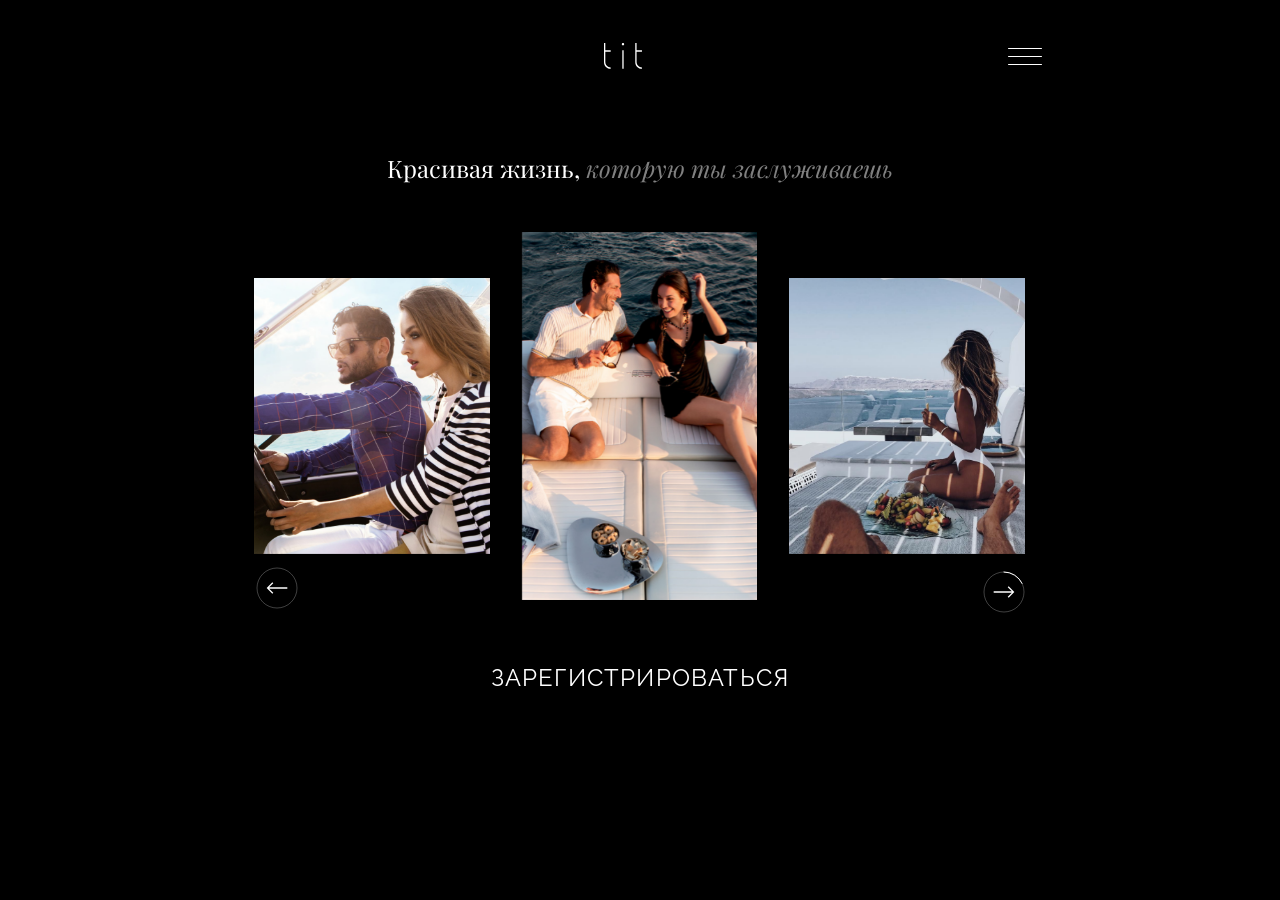
<file: docs/index.html>
<!doctype html>
<html lang="en">
<head>
    <meta charset="UTF-8">
    <meta name="viewport"
          content="width=device-width, user-scalable=no, initial-scale=1.0, maximum-scale=1.0, minimum-scale=1.0">
    <meta http-equiv="X-UA-Compatible" content="ie=edge">
    <link rel="shortcut icon" href="images/favicon.png" type="image/x-icon">
<!--    Raleway-->
    <link rel="preconnect" href="https://fonts.googleapis.com">
    <link rel="preconnect" href="https://fonts.gstatic.com" crossorigin>
    <link href="https://fonts.googleapis.com/css2?family=Raleway:wght@400;600;700&display=swap" rel="stylesheet">

<!--    Playfair-->
    <link rel="preconnect" href="https://fonts.googleapis.com">
    <link rel="preconnect" href="https://fonts.gstatic.com" crossorigin>
    <link href="https://fonts.googleapis.com/css2?family=Playfair+Display:ital@0;1&display=swap" rel="stylesheet">

    <link rel="stylesheet" href="https://cdnjs.cloudflare.com/ajax/libs/animate.css/4.1.1/animate.min.css"/>
    <link rel="stylesheet" href="css/owl.carousel.css">
    <link rel="stylesheet" href="css/owl.theme.default.css">
    <link rel="stylesheet" href="css/spec.css">
    <link rel="stylesheet" href="css/index.css">
    <link rel="stylesheet" href="css/media.css">

    <title>Landing 3</title>
</head>
<body class="body">
    <header class="body__header header">
        <div class="header__container container">
            <div class="header__main-head main-head">
                <a href="#" class="main-head__logo">
                    <svg width="40" height="40" role="img" class="main-head__logo-svg">
                        <use xlink:href="./images/sprite.svg#icon-logo"/>
                    </svg>
                </a>

                <div class="main-head__burger-btn burger-btn burger-btn--js">
                    <span></span>
                    <span></span>
                    <span></span>
                </div>
            </div>

            <div class="header__main-offer main-offer">
                <div class="main-offer__slider-text slider-text owl-carousel owl-theme">
                    <h1 data-hash="0" class="main-offer__title title animate__animated animate__fadeIn">Красивая жизнь, <span>которую ты заслуживаешь</span></h1>
                    <h1 data-hash="1" class="main-offer__title title animate__animated animate__fadeIn">Спутница, <span> которая украсит жизнь</span></h1>
                    <h1 data-hash="2" class="main-offer__title title animate__animated animate__fadeIn">Мужчина,  <span>который поддержит</span></h1>
                    <h1 data-hash="3" class="main-offer__title title animate__animated animate__fadeIn">Мечты, <span>которые станут явью </span></h1>
                    <h1 data-hash="4" class="main-offer__title title animate__animated animate__fadeIn">Общение, <span>которое тебе по статусу </span></h1>
                </div>


                <div class="main-offer__main-slider main-slider owl-carousel owl-theme">
                    <div data-hash="0" class="main-slider__item">
                        <img src="./images/slider/1.png"
                             class="main-slider__item--img"
                             alt="slide_1">
                    </div>
                    <div data-hash="1" class="main-slider__item">
                        <img src="./images/slider/2.png"
                             class="main-slider__item--img"
                             alt="slide_2">
                    </div>
                    <div data-hash="2" class="main-slider__item">
                        <img src="./images/slider/3.png"
                             class="main-slider__item--img"
                             alt="slide_3">
                    </div>
                    <div data-hash="3" class="main-slider__item">
                        <img src="./images/slider/4.png"
                             class="main-slider__item--img"
                             alt="slide_4">
                    </div>
                    <div data-hash="4" class="main-slider__item">
                        <img src="./images/slider/5.png"
                             class="main-slider__item--img"
                             alt="slide_5">
                    </div>
                </div>

                <a href="https://tit-dating.com/search" target="_blank" class="main-offer__main-btn main-btn">зарегистрироваться</a>

            </div>
        </div>
    </header>

    <div class="body__main-menu main-menu main-menu--js">
        <div class="main-menu__container container">
            <nav class="main-menu__nav-menu nav-menu">
                <ul class="nav-menu__menu-list menu-list">
                    <li class="menu-list__item">
                        <a href="pages/about.html" class="menu-list__link">о нас</a>
                    </li>
                    <li class="menu-list__item">
                        <a href="pages/contacts.html" class="menu-list__link">контакты</a>
                    </li>
                    <li class="menu-list__item">
                        <a href="pages/rules.html" class="menu-list__link">правила</a>
                    </li>
                </ul>
            </nav>
        </div>
    </div>

    <script src="./js/jquery-3.6.0.min.js"></script>
    <script src="./js/owl.carousel.min.js"></script>
    <script src="./js/index.js"></script>
</body>
</html>
</file>
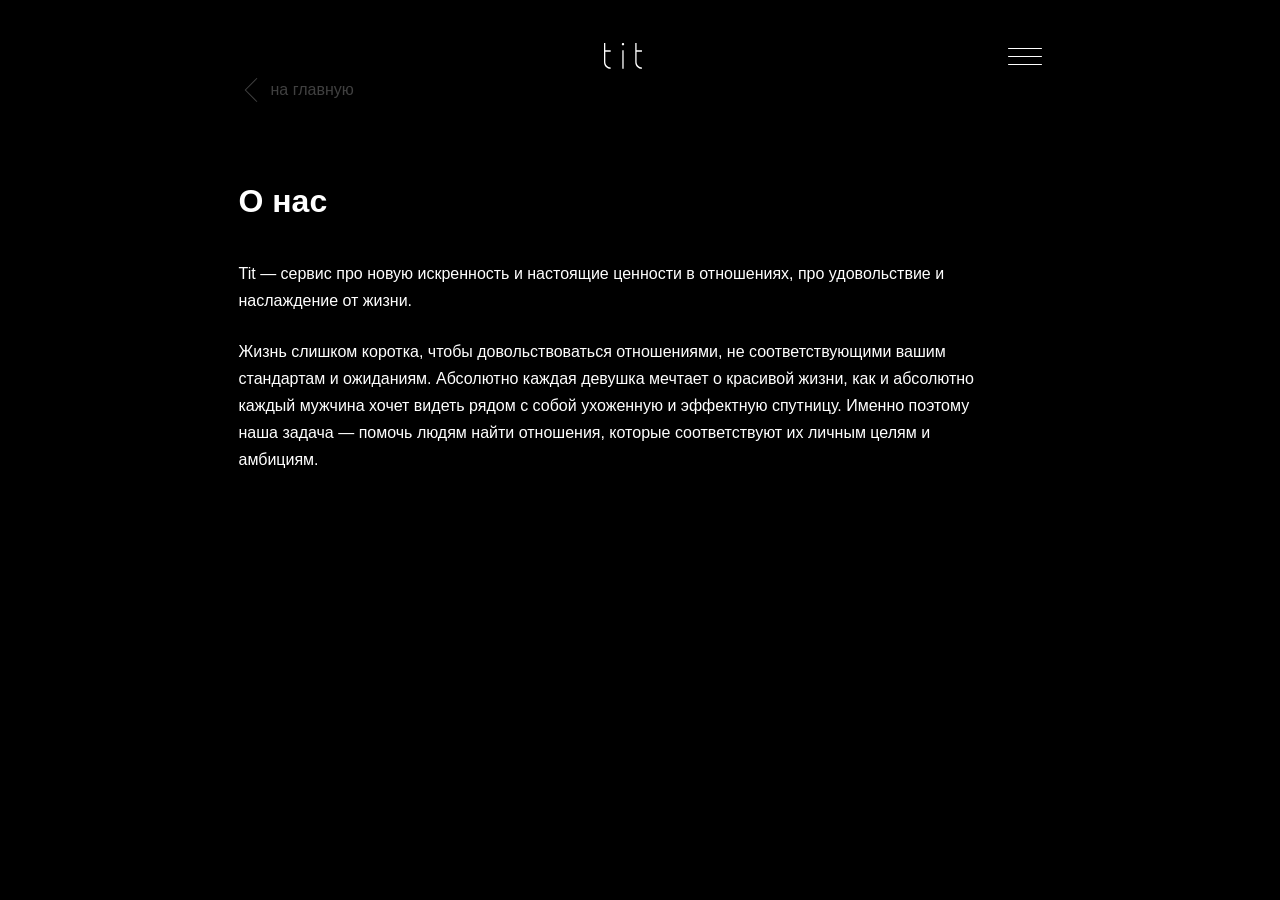
<file: docs/pages/about.html>
<!doctype html>
<html lang="en">
<head>
    <meta charset="UTF-8">
    <meta name="viewport"
          content="width=device-width, user-scalable=no, initial-scale=1.0, maximum-scale=1.0, minimum-scale=1.0">
    <meta http-equiv="X-UA-Compatible" content="ie=edge">
    <link rel="shortcut icon" href="../images/favicon.png" type="image/x-icon">

    <link rel="stylesheet" href="../css/spec.css">
    <link rel="stylesheet" href="../css/index.css">
    <link rel="stylesheet" href="../css/media.css">

    <title>About</title>
</head>
<body class="body">
<section class="body__about about">
    <div class="about__container container">
        <div class="about__main-head main-head">
            <a href="../index.html" class="main-head__logo">
                <svg width="40" height="40" role="img" class="main-head__logo-svg">
                    <use xlink:href="../images/sprite.svg#icon-logo"/>
                </svg>
            </a>

            <div class="main-head__burger-btn burger-btn burger-btn--js">
                <span></span>
                <span></span>
                <span></span>
            </div>
        </div>

        <a href="../index.html" class="about__back-btn back-btn">
            <svg width="24" height="24" role="img" class="back-btn__icon">
                <use xlink:href="../images/sprite.svg#icon-arrow"></use>
            </svg>
            <p class="back-btn__paragraph">на главную</p>
        </a>

        <div class="about__main-offer main-content">
            <div class="main-content__box-text">
                <h2 class="main-content__title title">О нас</h2>
                <p class="main-content__paragraph paragraph">Tit — сервис про новую искренность и настоящие ценности в отношениях, про удовольствие и наслаждение от жизни.</p>
                <p class="main-content__paragraph paragraph">
                    Жизнь слишком коротка, чтобы довольствоваться отношениями, не соответствующими вашим стандартам и ожиданиям.
                    Абсолютно каждая девушка мечтает о красивой жизни, как и абсолютно каждый мужчина хочет видеть рядом с собой ухоженную и эффектную спутницу.
                    Именно поэтому наша задача — помочь людям найти отношения, которые соответствуют их личным целям и амбициям.
                </p>
            </div>

        </div>
    </div>
</section>

<div class="body__main-menu main-menu main-menu--js">
    <div class="main-menu__container container">
        <nav class="main-menu__nav-menu nav-menu">
            <ul class="nav-menu__menu-list menu-list">
                <li class="menu-list__item">
                    <a href="./about.html" class="menu-list__link">о нас</a>
                </li>
                <li class="menu-list__item">
                    <a href="./contacts.html" class="menu-list__link">контакты</a>
                </li>
                <li class="menu-list__item">
                    <a href="./rules.html" class="menu-list__link">правила</a>
                </li>
            </ul>
        </nav>
    </div>
</div>


<script src="../js/index.js"></script>
</body>
</html>
</file>
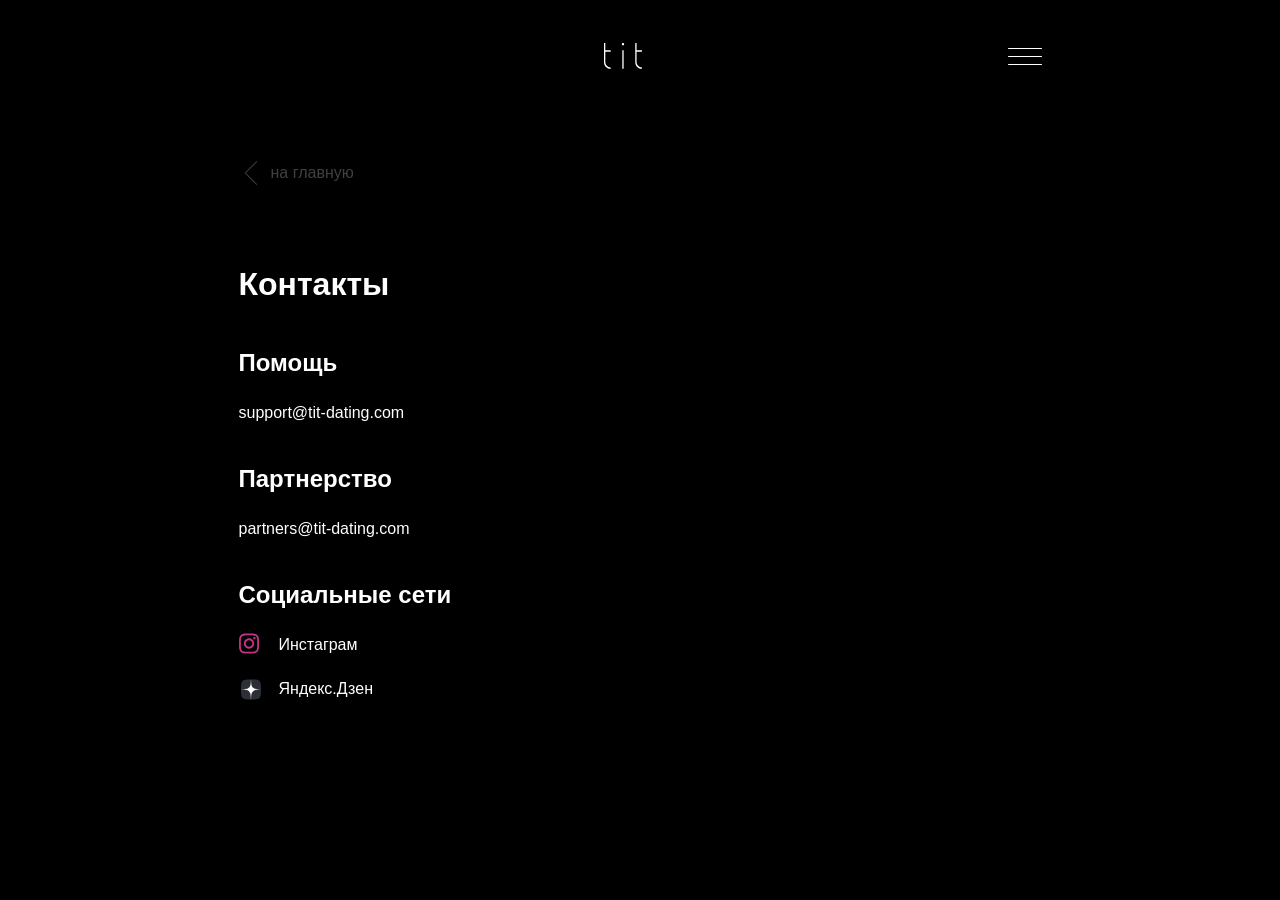
<file: docs/pages/contacts.html>
<!doctype html>
<html lang="en">
<head>
    <meta charset="UTF-8">
    <meta name="viewport"
          content="width=device-width, user-scalable=no, initial-scale=1.0, maximum-scale=1.0, minimum-scale=1.0">
    <meta http-equiv="X-UA-Compatible" content="ie=edge">
    <link rel="shortcut icon" href="../images/favicon.png" type="image/x-icon">

    <link rel="stylesheet" href="../css/spec.css">
    <link rel="stylesheet" href="../css/index.css">
    <link rel="stylesheet" href="../css/media.css">

    <title>Contacts</title>
</head>
<body class="body">
<section class="body__contacts contacts">
    <div class="contacts__container container">
        <div class="contacts__main-head main-head">
            <a href="../index.html" class="main-head__logo">
                <svg width="40" height="40" role="img" class="main-head__logo-svg">
                    <use xlink:href="../images/sprite.svg#icon-logo"/>
                </svg>
            </a>

            <div class="main-head__burger-btn burger-btn burger-btn--js">
                <span></span>
                <span></span>
                <span></span>
            </div>
        </div>

        <a href="../index.html" class="contacts__back-btn back-btn">
            <svg width="24" height="24" role="img" class="back-btn__icon">
                <use xlink:href="../images/sprite.svg#icon-arrow"></use>
            </svg>
            <p class="back-btn__paragraph">на главную</p>
        </a>

        <div class="contacts__main-offer main-content">
            <div class="main-content__box-text">
                <h2 class="main-content__title title">Контакты</h2>

                <ul class="main-content__main-list main-list">
                    <li class="main-list__item">
                        <h3 class="main-list__title title">Помощь</h3>
                        <a class="main-list__link"
                           href="mailto:support@tit-dating.com">
                            <p class="main-list__paragraph">support@tit-dating.com</p>
                        </a>
                    </li>

                    <li class="main-list__item">
                        <h3 class="main-list__title title">Партнерство</h3>
                        <a class="main-list__link"
                           href="mailto:partners@tit-dating.com">
                            <p class="main-list__paragraph">partners@tit-dating.com</p>
                        </a>
                    </li>

                    <li class="main-list__item">
                        <h3 class="main-list__title title">Социальные сети</h3>

                        <a class="main-list__link" target="_blank"
                           href="https://www.instagram.com/tit_dating/">
                            <svg width="24" height="24" role="img" class="main-list__icon">
                                <use xlink:href="../images/sprite.svg#icon-instagram"></use>
                            </svg>

                            <p class="main-list__paragraph">Инстаграм</p>
                        </a>
                        <a class="main-list__link" target="_blank"
                           href="https://zen.yandex.ru/id/60d9f9be6ea9a763302c8826">
                            <svg width="24" height="24" role="img" class="main-list__icon">
                                <use xlink:href="../images/sprite.svg#icon-zen"></use>
                            </svg>

                            <p class="main-list__paragraph">Яндекс.Дзен</p>
                        </a>
                    </li>
                </ul>
            </div>

        </div>
    </div>
</section>

<div class="body__main-menu main-menu main-menu--js">
    <div class="main-menu__container container">
        <nav class="main-menu__nav-menu nav-menu">
            <ul class="nav-menu__menu-list menu-list">
                <li class="menu-list__item">
                    <a href="about.html" class="menu-list__link">о нас</a>
                </li>
                <li class="menu-list__item">
                    <a href="./contacts.html" class="menu-list__link">контакты</a>
                </li>
                <li class="menu-list__item">
                    <a href="rules.html" class="menu-list__link">правила</a>
                </li>
            </ul>
        </nav>
    </div>
</div>


<script src="../js/index.js"></script>
</body>
</html>
</file>
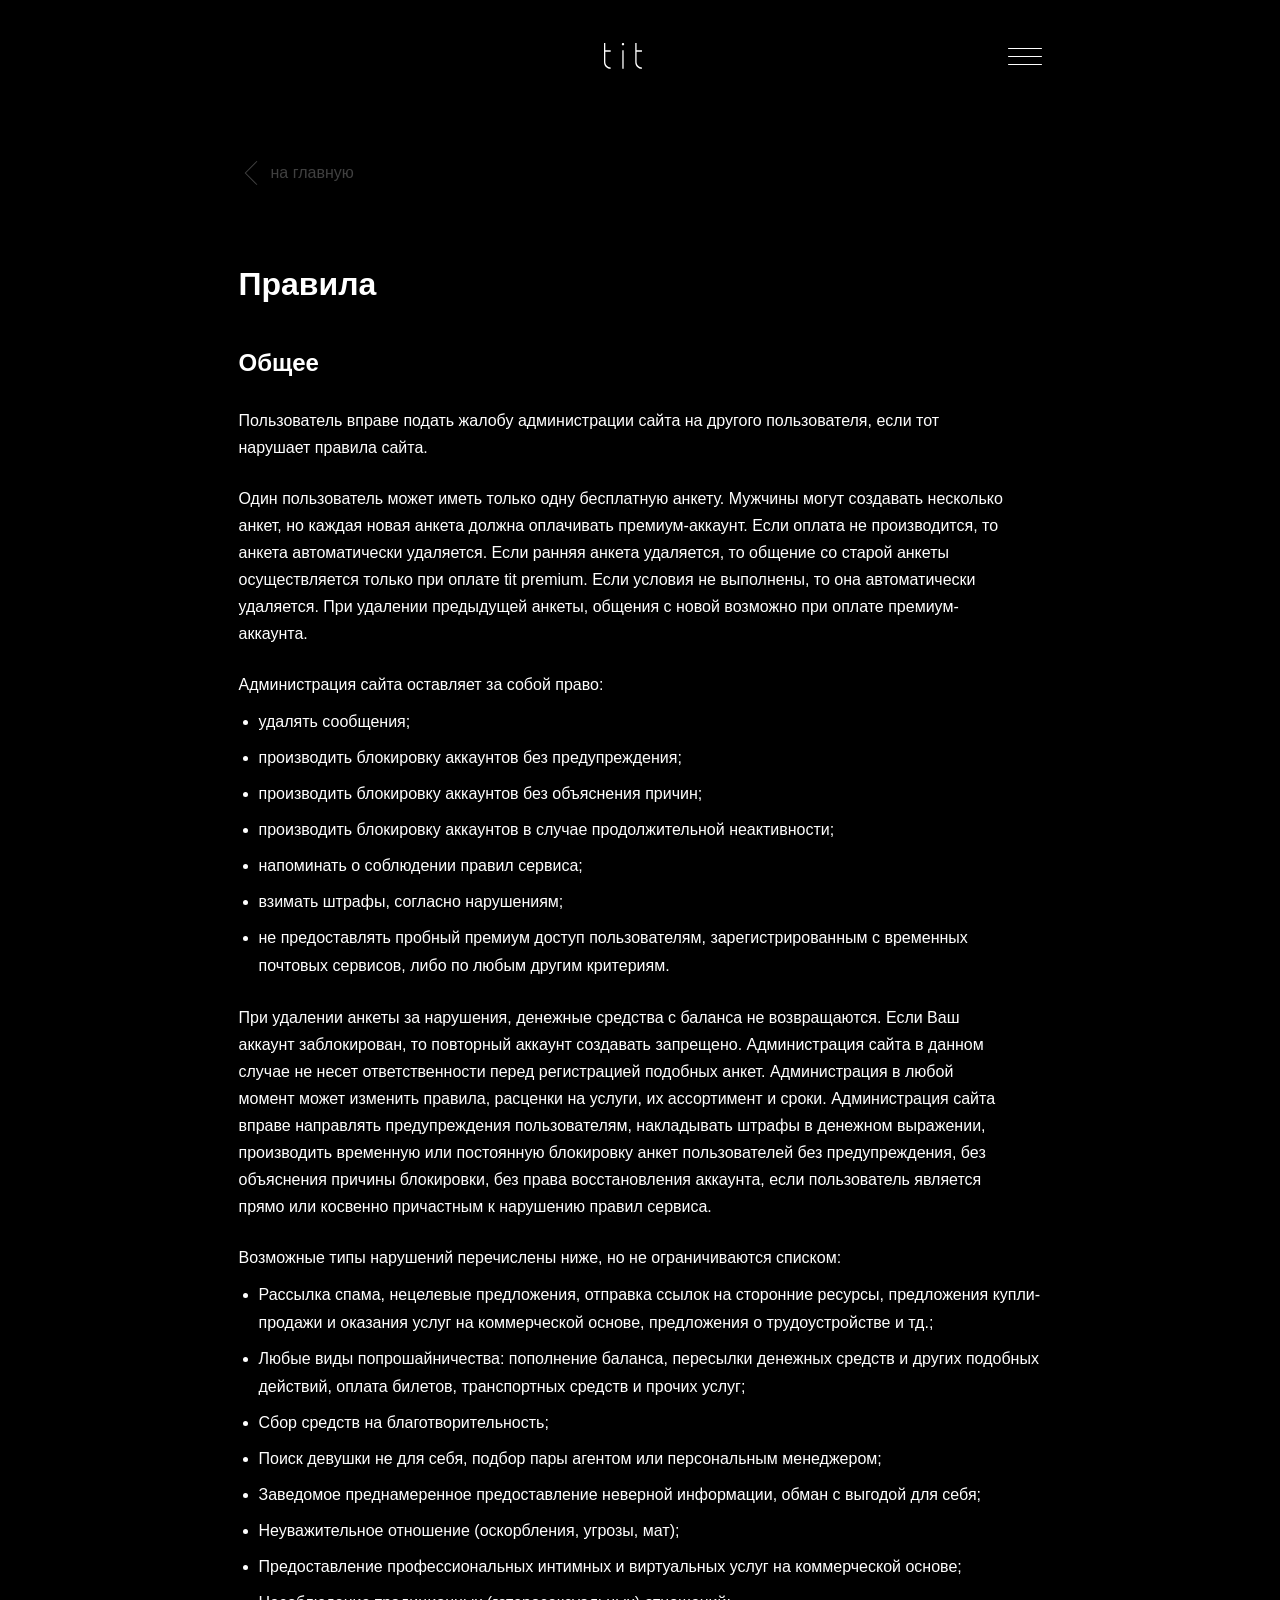
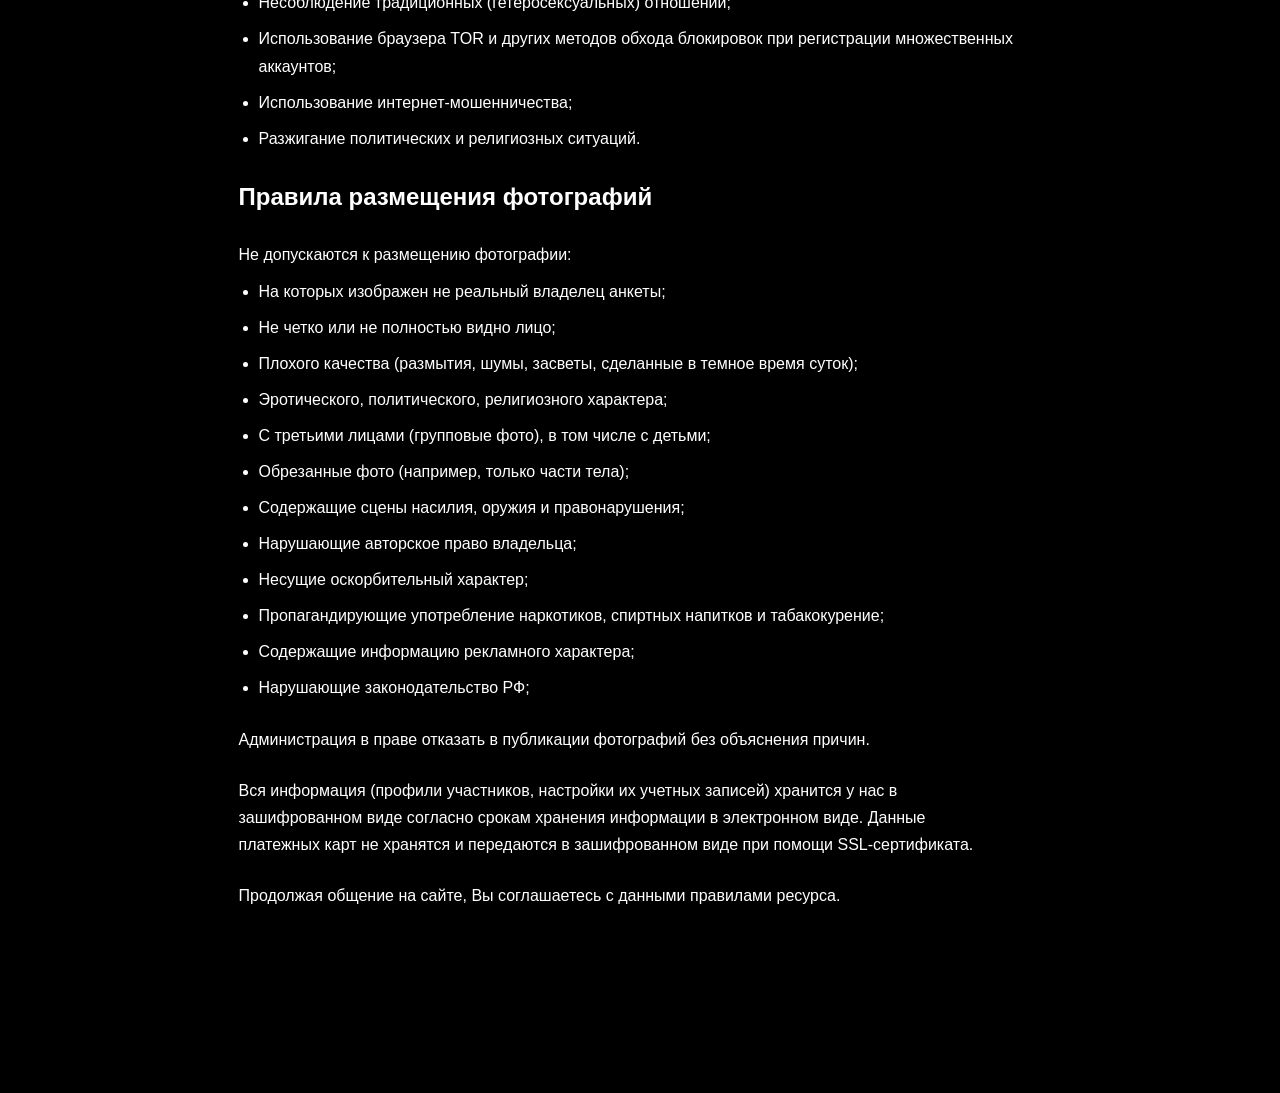
<file: docs/pages/rules.html>
<!doctype html>
<html lang="en">
<head>
    <meta charset="UTF-8">
    <meta name="viewport"
          content="width=device-width, user-scalable=no, initial-scale=1.0, maximum-scale=1.0, minimum-scale=1.0">
    <meta http-equiv="X-UA-Compatible" content="ie=edge">
    <link rel="shortcut icon" href="../images/favicon.png" type="image/x-icon">

    <link rel="stylesheet" href="../css/spec.css">
    <link rel="stylesheet" href="../css/index.css">
    <link rel="stylesheet" href="../css/media.css">

    <title>Contacts</title>
</head>
<body class="body">
<section class="body__rules rules">
    <div class="rules__container container">
        <div class="rules__main-head main-head">
            <a href="../index.html" class="main-head__logo">
                <svg width="40" height="40" role="img" class="main-head__logo-svg">
                    <use xlink:href="../images/sprite.svg#icon-logo"/>
                </svg>
            </a>

            <div class="main-head__burger-btn burger-btn burger-btn--js">
                <span></span>
                <span></span>
                <span></span>
            </div>
        </div>

        <a href="../index.html" class="rules__back-btn back-btn">
            <svg width="24" height="24" role="img" class="back-btn__icon">
                <use xlink:href="../images/sprite.svg#icon-arrow"></use>
            </svg>
            <p class="back-btn__paragraph">на главную</p>
        </a>

        <div class="rules__main-offer main-content">
            <div class="main-content__box-text">
                <h2 class="main-content__title title">Правила</h2>

                <h3 class="main-content__title title">Общее</h3>

                <p class="main-content__paragraph paragraph">
                    Пользователь вправе подать жалобу администрации сайта на другого пользователя, если тот нарушает правила сайта.
                </p>

                <p class="main-content__paragraph paragraph">
                    Один пользователь может иметь только одну бесплатную анкету.
                    Мужчины могут создавать несколько анкет, но каждая новая анкета должна оплачивать премиум-аккаунт.
                    Если оплата не производится, то анкета автоматически удаляется.
                    Если ранняя анкета удаляется, то общение со старой анкеты осуществляется только при оплате tit premium.
                    Если условия не выполнены, то она автоматически удаляется.
                    При удалении предыдущей анкеты, общения с новой возможно при оплате премиум-аккаунта.
                </p>

                <p class="main-content__paragraph paragraph main-content__paragraph--gap">
                    Администрация сайта оставляет за собой право:
                </p>

                <ul class="main-content__list-text list-text">
                    <li class="list-text__item">удалять сообщения;</li>
                    <li class="list-text__item">производить блокировку аккаунтов без предупреждения;</li>
                    <li class="list-text__item">производить блокировку аккаунтов без объяснения причин;</li>
                    <li class="list-text__item">производить блокировку аккаунтов в случае продолжительной неактивности;</li>
                    <li class="list-text__item">напоминать о соблюдении правил сервиса;</li>
                    <li class="list-text__item">взимать штрафы, согласно нарушениям;</li>
                    <li class="list-text__item">не предоставлять пробный премиум доступ пользователям, зарегистрированным с временных почтовых сервисов, либо по любым другим критериям.</li>
                </ul>

                <p class="main-content__paragraph paragraph">
                    При удалении анкеты за нарушения, денежные средства с баланса не возвращаются.
                    Если Ваш аккаунт заблокирован, то повторный аккаунт создавать запрещено.
                    Администрация сайта в данном случае не несет ответственности перед регистрацией подобных анкет.
                    Администрация в любой момент может изменить правила, расценки на услуги, их ассортимент и сроки.
                    Администрация сайта вправе направлять предупреждения пользователям, накладывать штрафы в денежном выражении, производить временную или постоянную блокировку анкет пользователей без предупреждения, без объяснения причины блокировки, без права восстановления аккаунта, если пользователь является прямо или косвенно причастным к нарушению правил сервиса.
                </p>

                <p class="main-content__paragraph paragraph main-content__paragraph--gap">
                    Возможные типы нарушений перечислены ниже, но не ограничиваются списком:
                </p>

                <ul class="main-content__list-text list-text">
                    <li class="list-text__item">Рассылка спама, нецелевые предложения, отправка ссылок на сторонние ресурсы, предложения купли-продажи и оказания услуг на коммерческой основе, предложения о трудоустройстве и тд.;</li>
                    <li class="list-text__item">Любые виды попрошайничества: пополнение баланса, пересылки денежных средств и других подобных действий, оплата билетов, транспортных средств и прочих услуг;
                    </li>
                    <li class="list-text__item">Сбор средств на благотворительность;
                    </li>
                    <li class="list-text__item">Поиск девушки не для себя, подбор пары агентом или персональным менеджером;
                    </li>
                    <li class="list-text__item">Заведомое преднамеренное предоставление неверной информации, обман с выгодой для себя;
                    </li>
                    <li class="list-text__item">Неуважительное отношение (оскорбления, угрозы, мат);
                    </li>
                    <li class="list-text__item">Предоставление профессиональных интимных и виртуальных услуг на коммерческой основе;
                    </li>
                    <li class="list-text__item">Несоблюдение традиционных (гетеросексуальных) отношений;
                    </li>
                    <li class="list-text__item">Использование браузера TOR и других методов обхода блокировок при регистрации множественных аккаунтов;
                    </li>
                    <li class="list-text__item">Использование интернет-мошенничества;
                    </li>
                    <li class="list-text__item">Разжигание политических и религиозных ситуаций.
                    </li>
                </ul>

                <h3 class="main-content__title title">Правила размещения фотографий</h3>

                <p class="main-content__paragraph paragraph main-content__paragraph--gap">Не допускаются к размещению фотографии:</p>

                <ul class="main-content__list-text list-text">
                    <li class="list-text__item">На которых изображен не реальный владелец анкеты;
                    </li>
                    <li class="list-text__item">Не четко или не полностью видно лицо;
                    </li>
                    <li class="list-text__item">Плохого качества (размытия, шумы, засветы, сделанные в темное время суток);
                    </li>
                    <li class="list-text__item">Эротического, политического, религиозного характера;
                    </li>
                    <li class="list-text__item">С третьими лицами (групповые фото), в том числе с детьми;
                    </li>
                    <li class="list-text__item">Обрезанные фото (например, только части тела);
                    </li>
                    <li class="list-text__item">Содержащие сцены насилия, оружия и правонарушения;
                    </li>
                    <li class="list-text__item">Нарушающие авторское право владельца;
                    </li>
                    <li class="list-text__item">Несущие оскорбительный характер;
                    </li>
                    <li class="list-text__item">Пропагандирующие употребление наркотиков, спиртных напитков и табакокурение;
                    </li>
                    <li class="list-text__item">Содержащие информацию рекламного характера;
                    </li>
                    <li class="list-text__item">Нарушающие законодательство РФ;
                    </li>
                </ul>

                <p class="main-content__paragraph paragraph">Администрация в праве отказать в публикации фотографий без объяснения причин.</p>

                <p class="main-content__paragraph paragraph">
                    Вся информация (профили участников, настройки их учетных записей) хранится у нас в зашифрованном виде согласно срокам хранения информации в электронном виде.
                    Данные платежных карт не хранятся и передаются в зашифрованном виде при помощи SSL-сертификата.
                </p>

                <p class="main-content__paragraph paragraph">Продолжая общение на сайте, Вы соглашаетесь с данными правилами ресурса.</p>
            </div>
        </div>
    </div>
</section>

<div class="body__main-menu main-menu main-menu--js">
    <div class="main-menu__container container">
        <nav class="main-menu__nav-menu nav-menu">
            <ul class="nav-menu__menu-list menu-list">
                <li class="menu-list__item">
                    <a href="about.html" class="menu-list__link">о нас</a>
                </li>
                <li class="menu-list__item">
                    <a href="contacts.html" class="menu-list__link">контакты</a>
                </li>
                <li class="menu-list__item">
                    <a href="./rules.html" class="menu-list__link">правила</a>
                </li>
            </ul>
        </nav>
    </div>
</div>


<script src="../js/index.js"></script>
</body>
</html>
</file>
<file: docs/css/spec.css>
* {
    box-sizing: border-box;
    padding: 0;
    margin: 0;
}

body {
    font-family: 'Raleway', sans-serif;
    font-style: normal;
}

h1.title {
    font-family: 'Playfair Display', serif;
    font-weight: 40;
    font-size: 32px;
    line-height: 42px;
    font-feature-settings: 'pnum' on, 'lnum' on;
    color: #fff;
}

h1.title span {
    font-style: italic;
    color: #808080;
}

h2.title {
    font-size: 32px;
    line-height: 38px;
    font-weight: 600;
    font-feature-settings: 'pnum' on, 'lnum' on;
    color: #fff;
}

h3.title {
    font-size: 24px;
    line-height: 40px;
    font-weight: 600;
    font-feature-settings: 'pnum' on, 'lnum' on;
    color: #fff;
}

.paragraph {
    font-weight: normal;
    font-size: 24px;
    line-height: 36px;
    font-feature-settings: 'pnum' on, 'lnum' on;
    color: #fff;
}

.container {
    max-width: 1404px;
    margin: 0 auto;
}

.main-btn {
    font-weight: 400;
    font-size: 24px;
    line-height: 28px;
    letter-spacing: 0.05em;
    text-transform: uppercase;
    color: #fff;
    cursor: pointer;
    transition: .3s;
    text-decoration: none;
    display: inline-block;
}

.main-btn:hover {
    border-bottom: 1px solid #fff;
    color: #fff;
    transition: .3s;
}

.burger-btn {
    display: block;
    cursor: pointer;
}

.burger-btn span {
    width: 34px;
    height: 1px;
    background: #fff;
    display: block;
    margin-bottom: 4px;
    border-radius: 4px;
    transition: .3s;
    position: absolute;
}

.burger-btn span:nth-child(1) {
    top: 0;
    -webkit-transform-origin: left center;
    -moz-transform-origin: left center;
    -o-transform-origin: left center;
    transform-origin: left center;
}

.burger-btn span:nth-child(2) {
    top: 8px;
    -webkit-transform-origin: left center;
    -moz-transform-origin: left center;
    -o-transform-origin: left center;
    transform-origin: left center;
}

.burger-btn span:nth-child(3) {
    top: 16px;
    -webkit-transform-origin: left center;
    -moz-transform-origin: left center;
    -o-transform-origin: left center;
    transform-origin: left center;
}

.burger-btn.open span:nth-child(1) {
    -webkit-transform: rotate(45deg);
    -moz-transform: rotate(45deg);
    -o-transform: rotate(45deg);
    transform: rotate(45deg);
    top: -5px;
    left: 9px;
}

.burger-btn.open span:nth-child(2) {
    width: 0;
    opacity: 0;
}

.burger-btn.open span:nth-child(3) {
    -webkit-transform: rotate(-45deg);
    -moz-transform: rotate(-45deg);
    -o-transform: rotate(-45deg);
    transform: rotate(-45deg);
    top: 19px;
    left: 8px;
}

.back-btn {
    display: flex;
    align-items: center;
    text-decoration: none;
}
.back-btn__paragraph {
    color:  rgba(255, 255, 255, 0.25);;
    transition: .3s;
}
.back-btn__icon {
    fill:  rgba(255, 255, 255, 0.25);;
    transition: .3s;
    margin-right: 8px;
}
.back-btn:hover .back-btn__icon {
    fill: #fff;
    transition: .3s;
}
.back-btn:hover .back-btn__paragraph {
    color: #fff;
    transition: .3s;
}

@media (max-width: 1536px ) and (max-height: 960px) {
    h1.title {
        font-size: 24px;
        line-height: 32px;
    }

    .paragraph {
        font-size: 20px;
    }

    .container {
        max-width: 803px;
    }
}

@media (max-width: 1440px ) and (max-height: 900px) {
    h1.title {
        font-size: 24px;
        line-height: 32px;
    }
}

@media (max-width: 1366px ) and (max-height: 768px) {
    h1.title {
        font-size: 24px;
        line-height: 32px;
    }

    .paragraph {
        font-size: 16px;
        line-height: 27px;
    }

    .main-btn {
        font-size: 24px;
    }
}

@media (max-width: 1200px ) {
    .container {
        padding: 0 16px;
    }

    h1.title {
        font-size: 24px;
        line-height: 32px;
    }

    h2.title {
        font-size: 24px;
        line-height: 28px;
    }

    h3.title {
        font-size: 16px;
        line-height: 19px;
    }

    .paragraph {
        font-size: 14px;
        line-height: 21px;
    }

    .main-btn {
        font-size: 12px;
    }
}
</file>
<file: docs/css/index.css>
.body__header {
    height: 100vh;
}

.header__main-head {
    margin-bottom: 83px;
}

.header__container {
    padding-top: 34px;
}

.header {
    background-color: #000000;
    background-repeat: no-repeat;
    background-position: top right;
    background-size: auto auto;
}

.main-head {
    display: flex;
    align-items: center;
}

.main-offer__title {
    width: 100%;
    margin: 0 auto 42px auto;
    display: block;
    text-align: center;
}

.body__main-menu {
    position: fixed;
    top: 0;
    bottom: 0;
    left: 0;
    right: 0;
    transform: translateX(100%);
    transition: .3s;
    z-index: 1;
}

.body__main-menu.main-menu--open {
    transform: translateX(0);
    transition: .3s;
}

.main-head__logo {
    z-index: 2;
    position: relative;
    margin: 0 auto;
}

.main-head__logo-svg {
    fill: #fff;
}

.main-menu {
    background-color: #000;
    padding-top: 236px;
    opacity: 0;
}

.main-menu.main-menu--open {
    opacity: 1;
    transition: .4s;
}

.menu-list {
    display: flex;
    flex-direction: column;
    list-style: none;
}

.menu-list__item {
    margin-bottom: 80px;
    text-align: end;
    transform: translateX(320%);
}

.menu-list__item:nth-child(1) {
    transition: .5s;
}

.menu-list__item:nth-child(2) {
    transition: .8s;
}

.menu-list__item:nth-child(3) {
    transition: .9s;
}

.main-menu--open .menu-list__item {
    transform: translateX(0%);
}

.menu-list__item:last-child {
    margin-bottom: 0;
}

.menu-list__link {
    font-weight: normal;
    font-size: 32px;
    line-height: 38px;
    text-align: right;
    color: #fff;
    text-decoration: none;
    transition: .3s;
}

.menu-list__link:hover {
    border-bottom: 1px solid #fff;
    transition: .3s;
}

.nav-menu {
    display: flex;
    justify-content: flex-end;
}

.main-head__burger-btn {
    position: relative;
    width: 34px;
    height: 17px;
    z-index: 2;
}

.main-offer__main-slider {
    height: 460px;
    width: 1104px;
    margin: 0 auto 96px auto;
}

.main-offer__slider-text {
    max-width: 1004px;
}

.main-slider {
    display: flex;
}

.main-slider .owl-stage {
    display: flex;
    align-items: center;
    height: 460px;
}

.main-slider .owl-item {
    width: 277px;
    height: 345px;
    transition: .3s;
    outline: none;
    margin: 0 21px;
}

.main-slider .owl-item.center {
    transition: .3s;
    width: 368px;
    height: 460px;
}

.main-slider__item {
    height: 100%;
}

.main-slider .owl-nav [class*='owl-']:hover {
    background: transparent;
}

.main-slider__item--img {
    width: 100%;
    height: 100%;
    object-fit: cover;
}

.main-offer__main-btn {
    margin: 0 auto;
}

.main-offer {
    display: flex;
    flex-direction: column;
    align-items: center;
}

.slick-arrow {
    cursor: pointer;
    display: flex;
    align-items: center;
    z-index: 1;
    justify-content: center;
}
.owl-nav .next-arrow {
    position: absolute;
    bottom: 0;
    right: 20px;
}

.owl-nav .prev-arrow {
    position: absolute;
    bottom: 0;
    left: 20px;
    transform: rotate(180deg);
}

.slick-arrow__circle-small {
    width: 40px;
    height: 40px;
}

.circle-small .bg {
    fill: none;
    stroke-width: 1px;
    stroke: rgba(255, 255, 255, 0.25);
}

.circle-small .progress {
    fill: none;
    stroke-width: 1px;
    stroke: #fff;
    stroke-linecap: round;
    stroke-dasharray: 252.36;
    transform: rotate(-90deg);
    transform-origin: 50% 50%;
}

.circle-small .progress.one {
    stroke-dashoffset: 230;
    animation: one 2.6s ease-in-out infinite;
}

.next-arrow__svg {
    position: absolute;
    top: 0;
    right: 45%;
    transform: translate(50%, 50%);
}

@keyframes one {
    from {
        stroke-dashoffset: 252.36;
    }
    to {
        stroke-dashoffset: 0;
    }
}

/* About start */


.about {
    background-color: #000;
}

.body__about {
    height: 100vh;
}

.about__container {
    padding-top: 34px;
}

.about__back-btn {
    margin-bottom: 80px;
}

.main-content__title {
    margin-bottom: 40px;
}

.main-content__paragraph {
    font-size: 16px;
    line-height: 27px;
    margin-bottom: 24px;
    max-width: 768px;
}


/* About end */

/* Contacts start */

.body__contacts {
    height: 100vh;
}

.contacts {
    background-color: #000;
}

.contacts__main-head {
    margin-bottom: 83px;
}

.contacts__container {
    padding-top: 34px;
}

.contacts__back-btn {
    margin-bottom: 80px;
}

.main-list__item {
    list-style: none;
    margin-bottom: 32px;
}
h3.main-list__title {
    margin-bottom: 16px;
}
.main-list__link {
    font-weight: normal;
    font-size: 16px;
    line-height: 27px;
    color: #fff;
    text-decoration: none;
    display: flex;
    align-items: center;
    margin-bottom: 16px;
}
.main-list__link:last-child {
    margin-bottom: 0;
}
.main-list__paragraph {
    border-bottom: 1px solid transparent;
}
.main-list__paragraph:hover {
    border-bottom: 1px solid #fff;
}
.main-list__icon {
    margin-right: 16px;
}


/* Contacts end */


/* Rules start */


.rules {
    background-color: #000;
}

.rules__main-head {
    margin-bottom: 83px;
}

.rules__container {
    padding-top: 34px;
}

.rules__back-btn {
    margin-bottom: 80px;
}

h3.main-content__title {
    margin-bottom: 24px;
}

.main-content__paragraph--gap {
    margin-bottom: 10px;
}

.main-content__list-text {
    margin-bottom: 24px;
}

.list-text__item {
    font-weight: normal;
    font-size: 16px;
    line-height: 28px;
    font-feature-settings: 'pnum' on, 'lnum' on;
    color: #fff;
    margin-bottom: 8px;
}

.list-text {
    padding-left: 20px;
}

.rules__main-offer {
    padding-bottom: 160px;
}


/* Rules end */
</file>
<file: docs/css/media.css>
@media (max-width: 1536px ) and (max-height: 960px) {

    .header {
        background-position: top right -130px;
    }

    .header__main-head {
        margin-bottom: 74px;
    }

    .main-offer__title {
        margin-bottom: 48px;
    }

    .main-offer__main-slider {
        width: 100%;
        margin-bottom: 64px;
        height: 368px;
    }

    .main-slider .owl-stage {
        height: 368px;
    }

    .main-slider .owl-item {
        margin: 0 16px;
        height: 276px;
    }

    .main-slider .owl-item.center {
        height: 368px;
    }

    .owl-nav .next-arrow {
        bottom: -10px;
    }
    .owl-nav .prev-arrow {
        bottom: -10px;
    }
}

@media (max-width: 1366px ) and (max-height: 768px) {

    .header {
        background-position: top right -230px;
    }
    .main-offer__title {
        margin-bottom: 24px;
    }
    .main-offer__main-slider {
        height: 298px;
    }
    .main-slider .owl-stage {
        height: 298px;
    }
    .main-slider .owl-item {
        margin: 0 13px;
        height: 224px;
    }
    .main-slider .owl-item.center {
        height: 298px;
    }
    .owl-nav .next-arrow {
        bottom: -20px;
        right: 10px;
    }
    .owl-nav .prev-arrow {
        bottom: -20px;
        left: 10px;
    }
}

@media (max-width: 1280px ) and (max-height: 720px) {
    .main-slider .owl-stage {
        height: 269px;
    }
}

@media (max-width: 1200px ) {
    .header {
        background-position: top right -320px
    }
    .header__container {
        padding-top: 17px;
    }
    .header__main-head {
        margin-bottom: 41px;
    }
    .main-offer__title {
        margin-bottom: 24px;
        width: 100%;
    }
    .main-offer__main-btn {
        margin: 0 auto;
    }
    .main-offer {
        display: flex;
        flex-direction: column;
    }
    .nav-menu {
        justify-content: center;
    }
    .menu-list__item {
        text-align: center;
        margin-bottom: 32px;
    }
    .main-menu {
        padding-top: 76px;
    }
    .menu-list__link {
        font-size: 24px;
        line-height: 28px;
    }
    .main-content__title {
        margin-bottom: 24px;
    }
    .main-content__paragraph {
        margin-bottom: 16px;
        font-size: 14px;
        line-height: 21px;
    }
    .about__container {
        padding-top: 16px;
    }
    .about__main-head {
        margin-bottom: 41px;
    }
    .about__back-btn {
        margin-bottom: 40px;
    }

    .contacts__container {
        padding-top: 16px;
    }
    .contacts__main-head {
        margin-bottom: 41px;
    }
    .contacts__back-btn {
        margin-bottom: 40px;
    }

    .rules__container {
        padding-top: 16px;
    }
    .rules__main-head {
        margin-bottom: 41px;
    }
    .rules__back-btn {
        margin-bottom: 40px;
    }
    .rules__main-offer {
        padding-bottom: 80px;
    }
    h3.main-content__title {
        margin-bottom: 8px;
    }
    .list-text__item {
        margin-bottom: 0;
        font-size: 14px;
        line-height: 21px;
    }
    .main-content__paragraph--gap {
        margin-bottom: 0;
    }
    .list-text {
        padding-left: 18px;
    }
    .main-head__logo {
        margin-left: 0;
    }
    .main-offer__main-slider {
        margin-bottom: 40px;
    }
}

@media (max-width: 768px) {
    .main-slider .owl-item {
        margin: 0 12px;
    }
    .main-slider .owl-item.center {
        max-width: 80vw;
    }

    .main-slider .owl-stage-outer {
        margin: 0 -16px;
        padding-left: 18px;
    }
}

@media (max-width: 576px) {
    .header {
        background-size: 960px 861px;
    }
}

/*IPhone SE*/
@media (max-width: 320px ) and (max-height: 568px) {
    .header {
        background-size: 980px 880px;
    }
}
</file>
